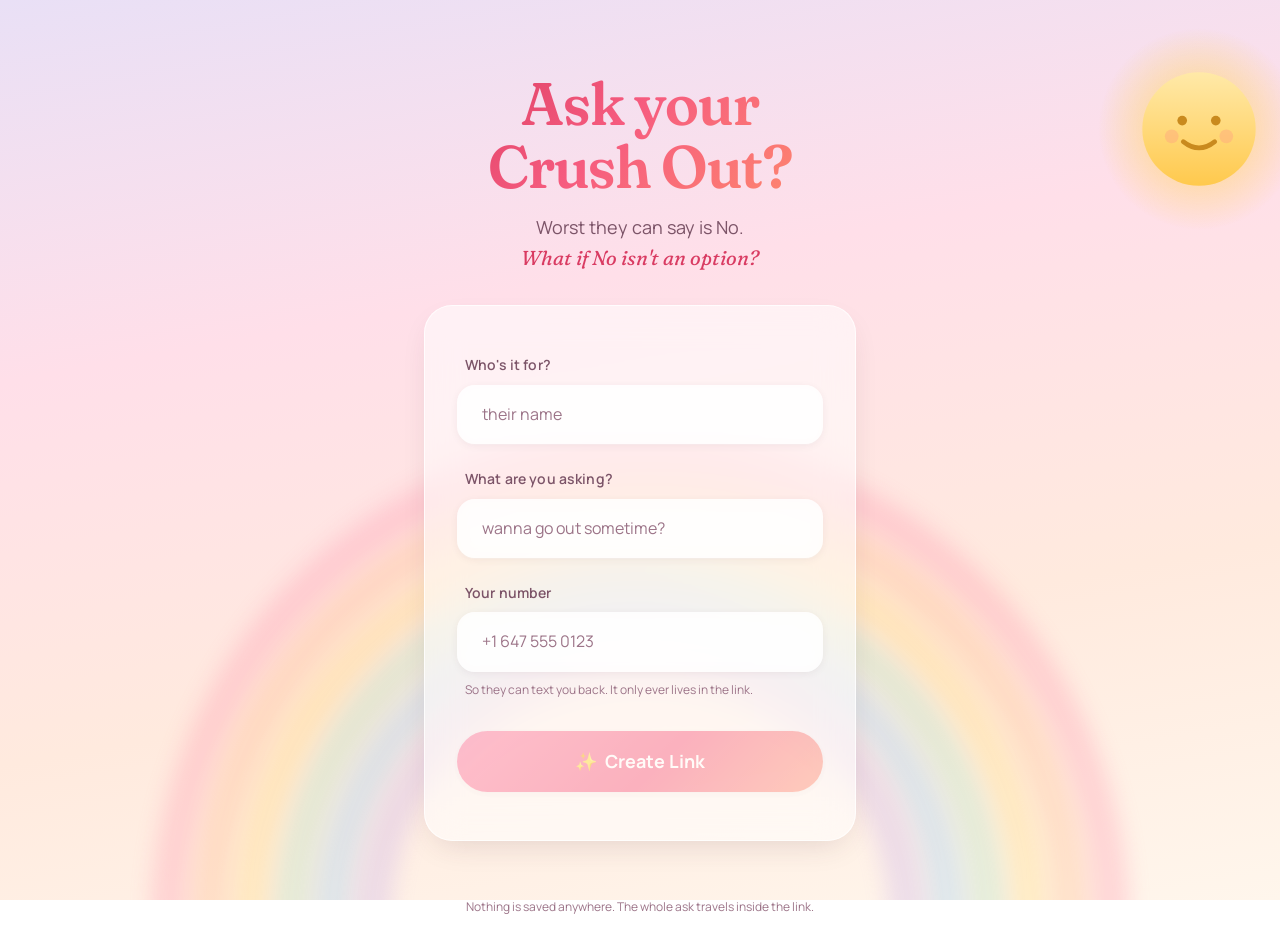
<file: index.html>
<!DOCTYPE html>
<html lang="en">
  <head>
    <meta charset="utf-8" />
    <meta name="viewport" content="width=device-width, initial-scale=1" />

    <title>Ask Your Crush Out — a link where the No button doesn't work</title>
    <meta
      name="description"
      content="Worst they can say is No. What if No isn't an option? Make your link in twenty seconds."
    />
    <meta name="theme-color" content="#ffdfe9" />

    <meta property="og:title" content="Ask Your Crush Out" />
    <meta
      property="og:description"
      content="A link where the No button doesn't work."
    />
    <meta property="og:type" content="website" />
    <meta property="og:image" content="./assets/og-image.png" />
    <meta name="twitter:card" content="summary_large_image" />

    <link rel="icon" href="./assets/favicon.svg" type="image/svg+xml" />
    <link rel="stylesheet" href="./src/css/tokens.css" />
    <link rel="stylesheet" href="./src/css/base.css" />
    <link rel="stylesheet" href="./src/css/scenery.css" />
    <link rel="stylesheet" href="./src/css/builder.css" />
  </head>

  <body>
    <main class="shell">
      <header class="hero">
        <h1 class="hero__title">Ask your Crush Out?</h1>
        <p class="hero__lede lede">
          Worst they can say is No.<br />
          <em>What if No isn't an option?</em>
        </p>
      </header>

      <!-- Builder. Three fields — any more and people close the tab. -->
      <section class="card builder" id="builder" aria-labelledby="builder-heading">
        <h2 class="visually-hidden" id="builder-heading">Make your link</h2>

        <div class="field">
          <label class="field__label" for="recipient">Who's it for?</label>
          <input
            class="input"
            id="recipient"
            type="text"
            maxlength="60"
            autocomplete="off"
            placeholder="their name"
          />
        </div>

        <!-- Suggestions are a nudge; the field stays freely typeable. -->
        <div class="field field--combo">
          <label class="field__label" for="question">What are you asking?</label>
          <input
            class="input"
            id="question"
            type="text"
            maxlength="200"
            autocomplete="off"
            role="combobox"
            aria-expanded="false"
            aria-controls="suggestions"
            aria-autocomplete="list"
          />
          <ul class="suggestions" id="suggestions" role="listbox" hidden></ul>
        </div>

        <div class="field">
          <label class="field__label" for="phone">Your number</label>
          <input
            class="input"
            id="phone"
            type="tel"
            maxlength="24"
            autocomplete="tel"
            placeholder="+1 647 555 0123"
          />
          <p class="field__hint" id="phone-hint">
            So they can text you back. It only ever lives in the link.
          </p>
        </div>

        <button class="btn btn--primary btn--block" id="make-link" type="button" disabled>
          <span aria-hidden="true">✨</span> Create Link
        </button>
      </section>

      <!-- Result. Swaps in once a link exists. -->
      <section class="card result" id="result" hidden aria-labelledby="result-heading">
        <h2 class="result__title" id="result-heading">Your link is ready</h2>
        <p class="result__sub muted">Send it and wait.</p>

        <p class="link" id="link-output"></p>

        <div class="result__actions">
          <button class="btn btn--primary" id="copy-link" type="button">Copy</button>
          <button class="btn btn--glass" id="share-link" type="button" hidden>Share</button>
        </div>

        <a class="result__preview" id="preview-link" target="_blank" rel="noopener">
          See what they'll see →
        </a>

        <button class="result__back" id="edit-again" type="button">← change something</button>
      </section>

      <footer class="footer">
        <p>Nothing is saved anywhere. The whole ask travels inside the link.</p>
      </footer>
    </main>

    <script type="module" src="./src/js/builder.js"></script>
  </body>
</html>
</file>
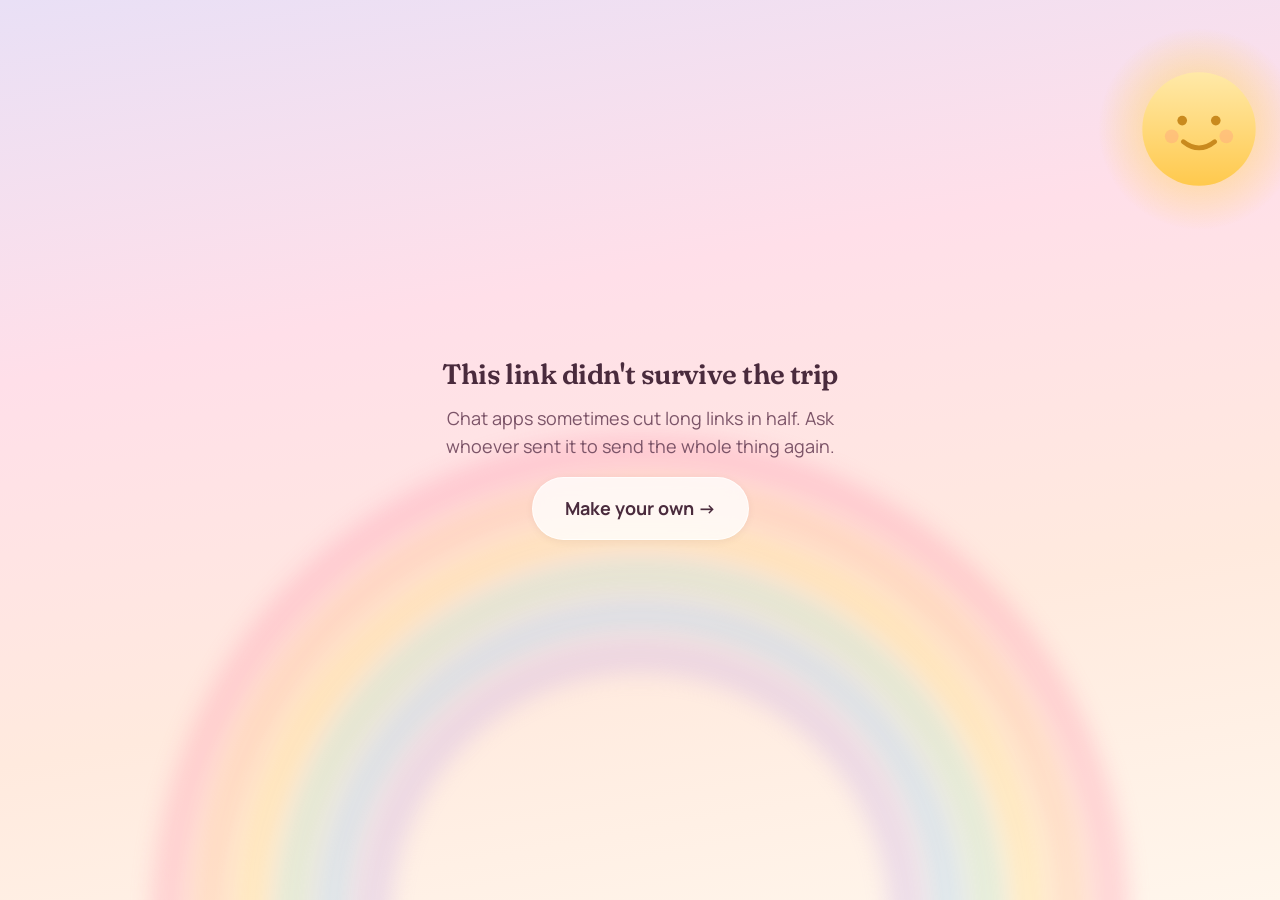
<file: ask/index.html>
<!DOCTYPE html>
<html lang="en">
  <head>
    <meta charset="utf-8" />
    <meta name="viewport" content="width=device-width, initial-scale=1" />

    <title>Someone's asking you something</title>
    <meta name="description" content="Open it. It'll only take a second." />
    <meta name="theme-color" content="#ffdfe9" />

    <meta property="og:title" content="someone's asking you something 👀" />
    <meta property="og:description" content="open it, it'll only take a second" />
    <meta property="og:type" content="website" />
    <meta property="og:image" content="../assets/og-image.png" />
    <meta name="twitter:card" content="summary_large_image" />

    <!-- None of these should ever reach search results. -->
    <meta name="robots" content="noindex, nofollow" />

    <link rel="icon" href="../assets/favicon.svg" type="image/svg+xml" />
    <link rel="stylesheet" href="../src/css/tokens.css" />
    <link rel="stylesheet" href="../src/css/base.css" />
    <link rel="stylesheet" href="../src/css/scenery.css" />
    <link rel="stylesheet" href="../src/css/ask.css" />
  </head>

  <body>
    <main class="ask">
      <!-- Audio is blocked by browsers until the page has been genuinely
           interacted with, and a hover doesn't count. This gate is that
           interaction — and it buys a beat of anticipation before the
           question lands, which the page wanted anyway. -->
      <section class="gate" id="gate" hidden>
        <p class="gate__to" id="gate-to" hidden></p>
        <button class="gate__button" id="gate-open" type="button">
          <span class="gate__envelope" aria-hidden="true">💌</span>
          <span>tap to open</span>
        </button>
      </section>

      <section class="prompt" id="prompt" hidden>
        <p class="prompt__to" id="prompt-to" hidden></p>
        <h1 class="prompt__question" id="question"></h1>

        <div class="choices" id="choices">
          <!-- Yes never moves. It's the only thing on the page that can be
               pressed, and it stays exactly where it was first seen. -->
          <button class="choice choice--yes" id="yes" type="button">
            <span aria-hidden="true">❤️</span> Yes
          </button>
          <button class="choice choice--no" id="no" type="button">
            <span aria-hidden="true">🤍</span> No
          </button>
        </div>
      </section>

      <button class="mute" id="mute" type="button" hidden aria-pressed="false">
        <span class="mute__on" aria-hidden="true">🔊</span>
        <span class="mute__off" aria-hidden="true">🔇</span>
        <span class="visually-hidden">Mute sound</span>
      </button>

      <section class="win" id="win" hidden>
        <div class="confetti" id="confetti" aria-hidden="true"></div>

        <h1 class="win__title" id="win-title"></h1>
        <p class="win__body lede" id="win-body"></p>

        <div class="win__actions">
          <a class="btn btn--primary btn--block" id="sms" href="#">Text them 💬</a>
          <a class="btn btn--glass btn--block" id="whatsapp" href="#" target="_blank" rel="noopener">
            WhatsApp instead
          </a>
        </div>

        <p class="win__note">Tap one, then hit send — a website can't send it for you.</p>
      </section>

      <!-- Shown when a chat app truncated the link on the way over. -->
      <section class="broken" id="broken" hidden>
        <h1 class="broken__title">This link didn't survive the trip</h1>
        <p class="lede">
          Chat apps sometimes cut long links in half. Ask whoever sent it to send
          the whole thing again.
        </p>
        <a class="btn btn--glass" href="../">Make your own →</a>
      </section>

      <p class="visually-hidden" role="status" id="announcer"></p>
    </main>

    <script type="module" src="../src/js/ask.js"></script>
  </body>
</html>
</file>
<file: src/css/tokens.css>
/* ==========================================================================
   Design tokens.

   Every colour, size and timing in the project resolves to something here.
   Retheming the whole site should mean editing this file and nothing else.
   ========================================================================== */

@import url('https://fonts.googleapis.com/css2?family=Fraunces:opsz,wght,SOFT,WONK@9..144,300..700,0..100,0..1&family=Manrope:wght@400;500;600;700&display=swap');

:root {
  /* --- Type ------------------------------------------------------------ */

  /* Fraunces carries SOFT and WONK axes — literally rounder terminals and a
     slight wobble. It gives the headings warmth without tipping into novelty,
     which a geometric sans can't do on its own. */
  --font-display: 'Fraunces', ui-serif, Georgia, serif;
  --font-body: 'Manrope', ui-sans-serif, system-ui, sans-serif;

  --display-soft: 'SOFT' 60, 'WONK' 1;

  --text-xs: 0.75rem;
  --text-sm: 0.875rem;
  --text-base: 1rem;
  --text-lg: 1.125rem;
  --text-xl: 1.375rem;
  --text-2xl: 1.75rem;
  --text-3xl: 2.25rem;
  --text-4xl: 3rem;
  --text-5xl: 3.75rem;

  /* --- Sky ------------------------------------------------------------- */

  /* Sunrise rather than flat pink: lilac at the top, pink through the middle,
     warm cream at the horizon. The lilac is what stops it reading as generic. */
  --sky-top: #e9e0f6;
  --sky-mid: #ffdfe9;
  --sky-low: #ffeade;
  --sky-horizon: #fff6ec;

  /* --- Ink ------------------------------------------------------------- */

  /* Warm plum instead of grey or black — a neutral dark would sit outside the
     palette and flatten everything around it. */
  --ink: #4a2b3d;
  --ink-soft: #7c5468;
  --ink-faint: #9c7488;

  /* --- Accent ---------------------------------------------------------- */

  --rose: #f65c7f;
  --rose-deep: #d93b62;
  --rose-light: #ff9bb3;
  --peach: #ffab7d;
  --butter: #ffd66b;
  --butter-light: #ffeab0;

  --accent-gradient: linear-gradient(135deg, #ff7d9e 0%, #f65c7f 55%, #ff9576 100%);

  /* --- Glass ----------------------------------------------------------- */

  --glass: rgb(255 255 255 / 0.55);
  --glass-strong: rgb(255 255 255 / 0.78);
  --glass-line: rgb(255 255 255 / 0.75);
  --glass-blur: 18px;

  /* --- Shadow ---------------------------------------------------------- */

  /* Tinted with the plum ink rather than black, so shadows stay inside the
     palette instead of muddying it. */
  --shadow-sm: 0 2px 10px -2px rgb(74 43 61 / 0.1);
  --shadow-md: 0 12px 32px -12px rgb(74 43 61 / 0.18);
  --shadow-lg: 0 28px 60px -24px rgb(74 43 61 / 0.26);
  --shadow-rose: 0 14px 34px -10px rgb(246 92 127 / 0.5);
  --shadow-rose-lift: 0 20px 44px -10px rgb(246 92 127 / 0.6);

  /* --- Space ----------------------------------------------------------- */

  --space-1: 0.25rem;
  --space-2: 0.5rem;
  --space-3: 0.75rem;
  --space-4: 1rem;
  --space-5: 1.5rem;
  --space-6: 2rem;
  --space-7: 3rem;
  --space-8: 4.5rem;
  --space-9: 6rem;

  /* --- Radius ---------------------------------------------------------- */

  --radius-sm: 12px;
  --radius-md: 18px;
  --radius-lg: 28px;
  --radius-xl: 40px;
  --radius-full: 999px;

  /* --- Motion ---------------------------------------------------------- */

  --ease-out: cubic-bezier(0.22, 1, 0.36, 1);
  --ease-soft: cubic-bezier(0.4, 0, 0.2, 1);
  --ease-spring: cubic-bezier(0.34, 1.4, 0.64, 1);

  --measure: 30rem;
}
</file>
<file: src/css/base.css>
/* ==========================================================================
   Base — reset, type, and the components both pages share.
   ========================================================================== */

*,
*::before,
*::after {
  box-sizing: border-box;
  margin: 0;
  padding: 0;
}

html {
  -webkit-text-size-adjust: 100%;
}

body {
  position: relative;
  min-height: 100svh;
  overflow-x: hidden;
  font-family: var(--font-body);
  font-size: var(--text-base);
  line-height: 1.6;
  color: var(--ink);

  /* The sky. Four stops rather than two — a two-stop pink gradient is the
     single most recognisable "AI made this" tell. */
  background: linear-gradient(
    170deg,
    var(--sky-top) 0%,
    var(--sky-mid) 34%,
    var(--sky-low) 68%,
    var(--sky-horizon) 100%
  );
  background-attachment: fixed;
  -webkit-font-smoothing: antialiased;
}

img,
svg {
  display: block;
  max-width: 100%;
}

button,
input {
  font: inherit;
  color: inherit;
}

button {
  cursor: pointer;
  background: none;
  border: none;
}

a {
  color: inherit;
}

/* --- Typography --------------------------------------------------------- */

h1,
h2,
h3 {
  font-family: var(--font-display);
  font-variation-settings: var(--display-soft);
  font-weight: 600;
  line-height: 1.05;
  letter-spacing: -0.02em;
}

.lede {
  font-size: var(--text-lg);
  line-height: 1.55;
  color: var(--ink-soft);
  text-wrap: balance;
}

.muted {
  color: var(--ink-soft);
}

/* --- Layout ------------------------------------------------------------- */

.shell {
  position: relative;
  z-index: 1;
  width: 100%;
  max-width: var(--measure);
  margin-inline: auto;
  padding-inline: var(--space-5);
}

/* --- Glass card --------------------------------------------------------- */

.card {
  padding: var(--space-6) var(--space-5);
  background: var(--glass);
  border: 1px solid var(--glass-line);
  border-radius: var(--radius-lg);
  box-shadow: var(--shadow-md);
  backdrop-filter: blur(var(--glass-blur));
  -webkit-backdrop-filter: blur(var(--glass-blur));
}

@media (min-width: 30rem) {
  .card {
    padding: var(--space-7) var(--space-6);
  }
}

/* --- Fields ------------------------------------------------------------- */

.field {
  display: flex;
  flex-direction: column;
  gap: var(--space-2);
}

.field__label {
  padding-left: var(--space-2);
  font-size: var(--text-sm);
  font-weight: 600;
  letter-spacing: 0.01em;
  color: var(--ink-soft);
}

.field__hint {
  padding-left: var(--space-2);
  font-size: var(--text-xs);
  color: var(--ink-faint);
}

.field__hint--warn {
  font-weight: 600;
  color: var(--rose-deep);
}

.input {
  width: 100%;
  padding: var(--space-4) var(--space-5);
  font-size: var(--text-base);
  background: var(--glass-strong);
  border: 1.5px solid transparent;
  border-radius: var(--radius-md);
  box-shadow: var(--shadow-sm);
  backdrop-filter: blur(10px);
  -webkit-backdrop-filter: blur(10px);
  transition: border-color 0.24s var(--ease-soft), box-shadow 0.24s var(--ease-soft),
    transform 0.24s var(--ease-soft);
}

.input::placeholder {
  color: var(--ink-faint);
}

.input:focus {
  border-color: var(--rose-light);
  outline: none;
  box-shadow: var(--shadow-sm), 0 0 0 4px rgb(246 92 127 / 0.14);
  transform: translateY(-1px);
}

/* --- Buttons ------------------------------------------------------------ */

.btn {
  display: inline-flex;
  gap: var(--space-2);
  align-items: center;
  justify-content: center;
  padding: var(--space-4) var(--space-6);
  font-size: var(--text-lg);
  font-weight: 700;
  text-decoration: none;
  border-radius: var(--radius-full);
  transition: transform 0.28s var(--ease-spring), box-shadow 0.28s var(--ease-soft),
    opacity 0.2s ease;
}

.btn--primary {
  color: #fff;
  background: var(--accent-gradient);
  box-shadow: var(--shadow-rose);
}

.btn--primary:hover {
  transform: translateY(-3px);
  box-shadow: var(--shadow-rose-lift);
}

.btn--glass {
  color: var(--ink);
  background: var(--glass-strong);
  border: 1px solid var(--glass-line);
  box-shadow: var(--shadow-sm);
  backdrop-filter: blur(10px);
  -webkit-backdrop-filter: blur(10px);
}

.btn--glass:hover {
  transform: translateY(-3px);
  box-shadow: var(--shadow-md);
}

.btn:active {
  transform: translateY(-1px) scale(0.985);
}

.btn--block {
  width: 100%;
}

.btn[disabled] {
  cursor: not-allowed;
  box-shadow: var(--shadow-sm);
  opacity: 0.45;
  transform: none;
}

/* --- Focus -------------------------------------------------------------- */

:focus-visible {
  outline: 3px solid var(--rose);
  outline-offset: 3px;
  border-radius: 6px;
}

/* --- Utilities ---------------------------------------------------------- */

.visually-hidden {
  position: absolute;
  width: 1px;
  height: 1px;
  overflow: hidden;
  clip-path: inset(50%);
  white-space: nowrap;
}

[hidden] {
  display: none !important;
}

@media (prefers-reduced-motion: reduce) {
  *,
  *::before,
  *::after {
    animation-duration: 0.01ms !important;
    animation-iteration-count: 1 !important;
    transition-duration: 0.01ms !important;
    scroll-behavior: auto !important;
  }
}
</file>
<file: src/css/scenery.css>
/* ==========================================================================
   Scenery — everything behind the content.

   All of it is inert: pointer-events are off throughout, and it sits at a
   negative z-index so it can never intercept a click meant for the UI.
   ========================================================================== */

.scenery {
  position: fixed;
  inset: 0;
  z-index: 0;
  overflow: hidden;
  pointer-events: none;
}

/* --- Sun ---------------------------------------------------------------- */

.sun {
  position: absolute;
  top: clamp(-10px, 2vw, 24px);
  right: clamp(-24px, -2vw, 8px);
  width: clamp(120px, 26vw, 210px);
  animation: bob 7s ease-in-out infinite;
}

@keyframes bob {
  0%,
  100% {
    transform: translateY(0) rotate(0deg);
  }
  50% {
    transform: translateY(-14px) rotate(3deg);
  }
}

/* --- Rainbow ------------------------------------------------------------ */

/* Deliberately very faint. A rainbow at full saturation is the fastest way to
   make a page look like clip art; at 22% it reads as light in the sky. */

.rainbow {
  position: absolute;
  bottom: clamp(-14vh, -6vh, 0px);
  left: 50%;
  width: min(150vw, 1100px);
  opacity: 0.3;
  transform: translateX(-50%);
  animation: breathe 12s ease-in-out infinite;
}

@keyframes breathe {
  0%,
  100% {
    opacity: 0.24;
  }
  50% {
    opacity: 0.36;
  }
}

/* --- Hearts ------------------------------------------------------------- */

/* Sparse on purpose — a handful drifting slowly reads as atmosphere, a swarm
   reads as a screensaver. Count is set in scenery.js. */

.heart {
  position: absolute;
  bottom: -60px;
  color: var(--rose-light);
  opacity: 0;
  will-change: transform, opacity;
  animation: drift linear infinite;
}

@keyframes drift {
  0% {
    opacity: 0;
    transform: translateY(0) translateX(0) rotate(0deg) scale(0.7);
  }
  12% {
    opacity: var(--heart-peak);
  }
  50% {
    transform: translateY(-52vh) translateX(var(--heart-sway)) rotate(14deg) scale(1);
  }
  88% {
    opacity: var(--heart-peak);
  }
  100% {
    opacity: 0;
    transform: translateY(-108vh) translateX(0) rotate(-8deg) scale(0.85);
  }
}

/* --- Grain -------------------------------------------------------------- */

/* Fine noise over the whole page. Gradients on cheap panels show visible
   banding; grain hides it and adds a bit of texture at almost no cost. */

.grain {
  position: fixed;
  inset: -50%;
  z-index: 0;
  opacity: 0.42;
  pointer-events: none;
  mix-blend-mode: soft-light;
}

/* --- Motion preference -------------------------------------------------- */

/* The scenery is decoration, so it stops entirely rather than snapping to a
   final frame. The sky gradient stays. */

@media (prefers-reduced-motion: reduce) {
  .sun,
  .rainbow {
    animation: none;
  }

  .heart {
    display: none;
  }
}
</file>
<file: src/css/builder.css>
/* ==========================================================================
   Builder — the page the sender lands on.
   ========================================================================== */

.shell {
  display: flex;
  flex-direction: column;
  gap: var(--space-6);
  min-height: 100svh;
  padding-block: var(--space-8) var(--space-6);
}

/* --- Hero --------------------------------------------------------------- */

.hero {
  text-align: center;
}

.hero__title {
  font-size: clamp(2.25rem, 11vw, var(--text-5xl));
  text-wrap: balance;

  /* The gradient is on the type rather than a background panel — it keeps the
     sky uninterrupted and stops the hero looking like a pasted-on banner. */
  background: linear-gradient(135deg, #d93b62 0%, #f65c7f 45%, #ff8f6b 100%);
  -webkit-background-clip: text;
  background-clip: text;
  -webkit-text-fill-color: transparent;
}

.hero__lede {
  margin-top: var(--space-4);
}

.hero__lede em {
  font-family: var(--font-display);
  font-variation-settings: var(--display-soft);
  font-size: 1.12em;
  font-style: italic;
  color: var(--rose-deep);
}

/* --- Builder ------------------------------------------------------------ */

.builder {
  display: flex;
  flex-direction: column;
  gap: var(--space-5);
}

.builder .btn {
  margin-top: var(--space-2);
}

/* --- Suggestions -------------------------------------------------------- */

/* Floats over what's below rather than shoving the form down the page. */

.field--combo {
  position: relative;
}

.suggestions {
  position: absolute;
  top: 100%;
  z-index: 30;
  width: 100%;
  margin-top: var(--space-2);
  overflow: hidden;
  list-style: none;
  background: rgb(255 255 255 / 0.9);
  border: 1px solid var(--glass-line);
  border-radius: var(--radius-md);
  box-shadow: var(--shadow-lg);
  backdrop-filter: blur(16px);
  -webkit-backdrop-filter: blur(16px);
  animation: drop 0.22s var(--ease-out);
}

@keyframes drop {
  from {
    opacity: 0;
    transform: translateY(-8px);
  }
}

.suggestion {
  width: 100%;
  padding: var(--space-3) var(--space-5);
  font-size: var(--text-base);
  text-align: left;
  transition: background-color 0.16s var(--ease-soft), padding-left 0.16s var(--ease-soft);
}

.suggestion:hover,
.suggestion[aria-selected='true'] {
  padding-left: var(--space-6);
  background: rgb(246 92 127 / 0.09);
}

/* --- Result ------------------------------------------------------------- */

.result {
  display: flex;
  flex-direction: column;
  gap: var(--space-4);
  align-items: center;
  text-align: center;
  animation: rise 0.5s var(--ease-out) both;
}

@keyframes rise {
  from {
    opacity: 0;
    transform: translateY(18px) scale(0.97);
  }
}

.result__title {
  font-size: var(--text-2xl);
  color: var(--rose-deep);
}

.result__sub {
  margin-top: calc(var(--space-2) * -1);
  font-size: var(--text-sm);
}

.link {
  width: 100%;
  padding: var(--space-4);
  overflow-wrap: anywhere;
  font-size: var(--text-xs);
  line-height: 1.7;
  color: var(--ink-soft);
  text-align: left;
  background: rgb(255 255 255 / 0.66);
  border-radius: var(--radius-md);
}

.result__actions {
  display: flex;
  gap: var(--space-3);
  width: 100%;
}

.result__actions .btn {
  flex: 1;
  font-size: var(--text-base);
}

.result__preview {
  font-family: var(--font-display);
  font-variation-settings: var(--display-soft);
  font-size: var(--text-lg);
  font-weight: 600;
  color: var(--rose-deep);
  text-decoration: none;
  transition: transform 0.24s var(--ease-spring);
}

.result__preview:hover {
  transform: translateX(4px);
}

.result__back {
  font-size: var(--text-sm);
  color: var(--ink-faint);
  text-decoration: underline;
  text-underline-offset: 3px;
}

/* --- Footer ------------------------------------------------------------- */

.footer {
  margin-top: auto;
  padding-top: var(--space-5);
  font-size: var(--text-xs);
  color: var(--ink-faint);
  text-align: center;
}
</file>
<file: src/css/ask.css>
/* ==========================================================================
   Ask — the page the crush opens.
   ========================================================================== */

.ask {
  position: relative;
  z-index: 1;
  display: grid;
  place-items: center;
  width: 100%;
  max-width: 34rem;
  min-height: 100svh;
  margin-inline: auto;
  padding: var(--space-6) var(--space-5);
}

/* --- The question ------------------------------------------------------- */

.prompt {
  width: 100%;
  text-align: center;
}

.prompt__to {
  margin-bottom: var(--space-4);
  font-size: var(--text-sm);
  font-weight: 600;
  letter-spacing: 0.14em;
  text-transform: uppercase;
  color: var(--ink-faint);
  animation: fade-up 0.6s var(--ease-out) both;
}

.prompt__question {
  font-size: clamp(2rem, 9vw, var(--text-4xl));
  text-wrap: balance;
  overflow-wrap: anywhere;
  color: var(--ink);
  animation: fade-up 0.7s var(--ease-out) 0.12s both;
}

@keyframes fade-up {
  from {
    opacity: 0;
    transform: translateY(14px);
  }
}

/* --- Choices ------------------------------------------------------------ */

.choices {
  display: flex;
  gap: var(--space-4);
  justify-content: center;
  margin-top: var(--space-7);
  animation: fade-up 0.7s var(--ease-out) 0.3s both;
}

.choice {
  display: inline-flex;
  gap: var(--space-2);
  align-items: center;
  padding: var(--space-4) var(--space-6);
  font-family: var(--font-display);
  font-variation-settings: var(--display-soft);
  font-size: var(--text-xl);
  font-weight: 600;
  border-radius: var(--radius-full);
}

.choice--yes {
  color: #fff;
  background: var(--accent-gradient);
  box-shadow: var(--shadow-rose);
  transition: transform 0.3s var(--ease-spring), box-shadow 0.3s var(--ease-soft);
}

.choice--yes:hover {
  transform: translateY(-3px) scale(1.03);
  box-shadow: var(--shadow-rose-lift);
}

.choice--yes:active {
  transform: translateY(-1px) scale(0.99);
}

/* The No button is driven frame by frame from dodge.js, so it gets no
   transition of its own — a CSS transition fighting a physics loop is exactly
   what produces the jitter this design is trying to avoid. */
.choice--no {
  position: relative;
  z-index: 2;
  color: var(--ink-soft);
  background: var(--glass-strong);
  border: 1px solid var(--glass-line);
  box-shadow: var(--shadow-sm);
  backdrop-filter: blur(10px);
  -webkit-backdrop-filter: blur(10px);
  will-change: transform;
  user-select: none;
  -webkit-user-select: none;
}

/* --- Celebration -------------------------------------------------------- */

.win {
  position: relative;
  display: flex;
  flex-direction: column;
  gap: var(--space-4);
  align-items: center;
  width: 100%;
  text-align: center;
}

.win__title {
  font-size: clamp(2.5rem, 12vw, var(--text-5xl));
  background: linear-gradient(135deg, #d93b62 0%, #f65c7f 50%, #ff8f6b 100%);
  -webkit-background-clip: text;
  background-clip: text;
  -webkit-text-fill-color: transparent;
  animation: pop 0.6s var(--ease-spring) both;
}

@keyframes pop {
  from {
    opacity: 0;
    transform: scale(0.72) rotate(-3deg);
  }
}

.win__body {
  max-width: 24rem;
  animation: fade-up 0.5s var(--ease-out) 0.2s both;
}

.win__actions {
  display: flex;
  flex-direction: column;
  gap: var(--space-3);
  width: 100%;
  max-width: 22rem;
  margin-top: var(--space-4);
  animation: fade-up 0.5s var(--ease-out) 0.36s both;
}

.win__note {
  font-size: var(--text-xs);
  color: var(--ink-faint);
  animation: fade-up 0.5s var(--ease-out) 0.5s both;
}

/* --- The gate ----------------------------------------------------------- */

/* One tap before the question. It unlocks audio for the session, and the pause
   does the page a favour anyway — a beat of "here it comes" before the ask. */

.gate {
  display: flex;
  flex-direction: column;
  gap: var(--space-5);
  align-items: center;
  text-align: center;
  animation: fade-up 0.7s var(--ease-out) both;
}

.gate__to {
  font-size: var(--text-sm);
  font-weight: 600;
  letter-spacing: 0.14em;
  text-transform: uppercase;
  color: var(--ink-faint);
}

.gate__button {
  display: flex;
  flex-direction: column;
  gap: var(--space-4);
  align-items: center;
  padding: var(--space-6) var(--space-7);
  font-family: var(--font-display);
  font-variation-settings: var(--display-soft);
  font-size: var(--text-xl);
  font-weight: 600;
  color: var(--ink-soft);
  background: var(--glass);
  border: 1px solid var(--glass-line);
  border-radius: var(--radius-xl);
  box-shadow: var(--shadow-md);
  backdrop-filter: blur(var(--glass-blur));
  -webkit-backdrop-filter: blur(var(--glass-blur));
  transition: transform 0.32s var(--ease-spring), box-shadow 0.32s var(--ease-soft);
}

.gate__button:hover {
  transform: translateY(-4px);
  box-shadow: var(--shadow-lg);
}

.gate__button:active {
  transform: translateY(-1px) scale(0.98);
}

.gate__envelope {
  font-size: 3.5rem;
  line-height: 1;
  animation: nudge 2.6s var(--ease-soft) infinite;
}

@keyframes nudge {
  0%,
  70%,
  100% {
    transform: rotate(0deg) scale(1);
  }
  78% {
    transform: rotate(-7deg) scale(1.07);
  }
  86% {
    transform: rotate(6deg) scale(1.07);
  }
}

/* --- Mute --------------------------------------------------------------- */

.mute {
  position: fixed;
  top: var(--space-4);
  left: var(--space-4);
  z-index: 5;
  display: grid;
  place-items: center;
  width: 40px;
  height: 40px;
  font-size: var(--text-lg);
  background: var(--glass);
  border: 1px solid var(--glass-line);
  border-radius: var(--radius-full);
  box-shadow: var(--shadow-sm);
  backdrop-filter: blur(10px);
  -webkit-backdrop-filter: blur(10px);
  opacity: 0.55;
  transition: opacity 0.24s var(--ease-soft), transform 0.24s var(--ease-spring);
}

.mute:hover {
  opacity: 1;
  transform: scale(1.08);
}

.mute__off,
.mute[aria-pressed='true'] .mute__on {
  display: none;
}

.mute[aria-pressed='true'] .mute__off {
  display: block;
}

/* --- Confetti ----------------------------------------------------------- */

/* Positioned by ask.js, which sets the custom properties each piece travels
   along. The animation itself is CSS so it stays on the compositor. */

.confetti {
  position: absolute;
  inset: 0;
  overflow: visible;
  pointer-events: none;
}

.confetti__piece {
  position: absolute;
  top: 28%;
  left: 50%;
  width: 9px;
  height: 13px;
  background: var(--piece-color);
  border-radius: 2px;
  animation: burst 3.5s var(--ease-out) var(--piece-delay) forwards;
}

@keyframes burst {
  0% {
    opacity: 1;
    transform: translate(0, 0) rotate(0deg) scale(0.4);
  }
  100% {
    opacity: 0;
    transform: translate(var(--piece-x), var(--piece-y)) rotate(var(--piece-spin)) scale(1);
  }
}

@media (prefers-reduced-motion: reduce) {
  .confetti {
    display: none;
  }
}

/* --- Broken link -------------------------------------------------------- */

.broken {
  display: flex;
  flex-direction: column;
  gap: var(--space-4);
  align-items: center;
  text-align: center;
}

.broken__title {
  font-size: var(--text-2xl);
  text-wrap: balance;
}
</file>
